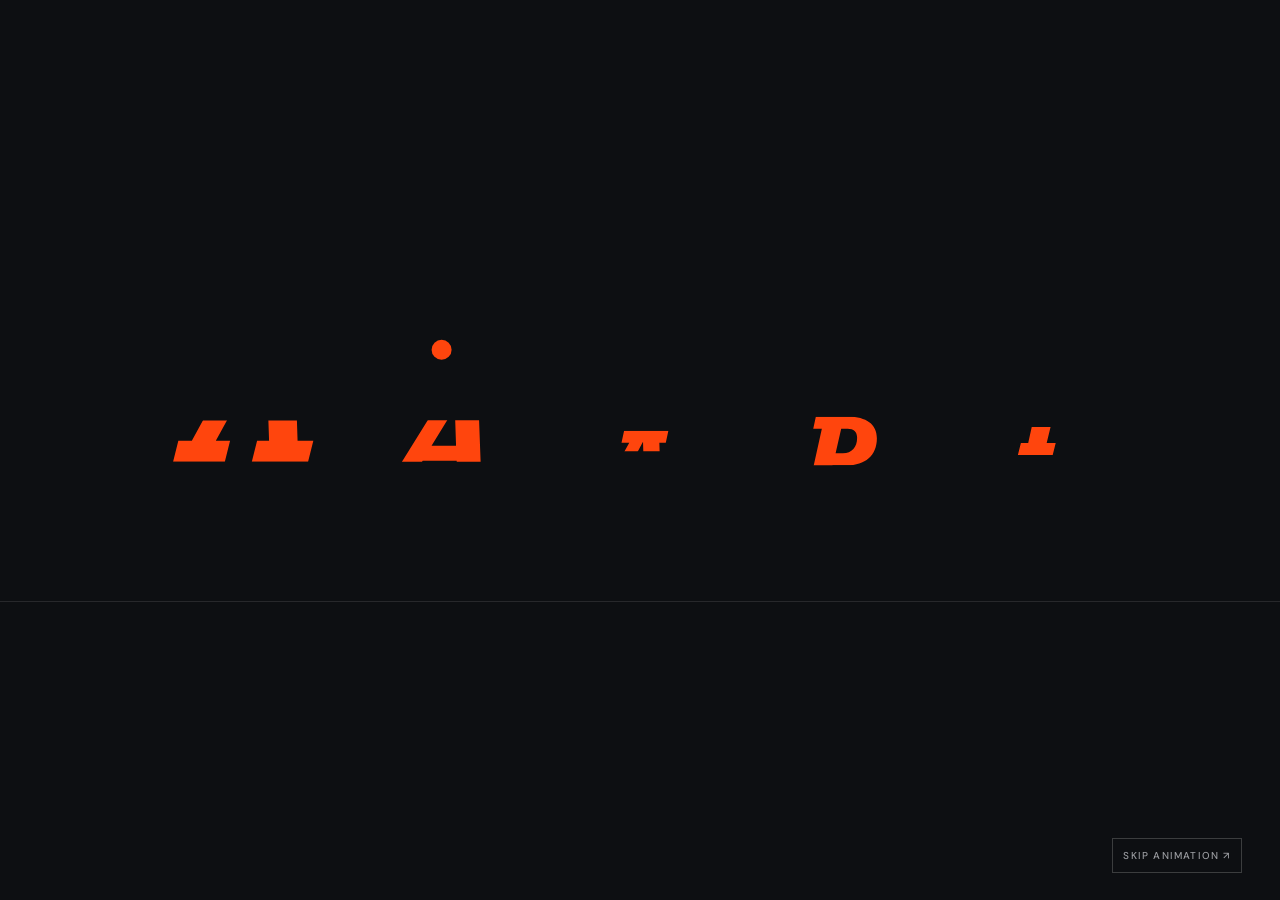
<file: index.html>
<!doctype html>
<html lang="en">
  <head>
    <meta charset="UTF-8" />
    <meta name="viewport" content="width=device-width, initial-scale=1" />
    <meta name="description" content="Aarya Parekh — Mechanical Engineering student building at the intersection of design, manufacturing, and technical problem-solving." />
    <meta name="theme-color" content="#111214" />
    <link rel="canonical" href="https://aaryaparekh.com/" />
    <meta property="og:title" content="Aarya Parekh — Mechanical Engineering" />
    <meta property="og:description" content="Design, manufacturing, and technical problem-solving." />
    <meta property="og:url" content="https://aaryaparekh.com/" />
    <meta property="og:type" content="website" />
    <title>Aarya Parekh — Mechanical Engineering</title>
    <link rel="preconnect" href="https://fonts.googleapis.com" />
    <link rel="preconnect" href="https://fonts.gstatic.com" crossorigin />
    <link href="https://fonts.googleapis.com/css2?family=DM+Sans:wght@400;500;600&family=Space+Grotesk:wght@500;600;700&display=swap" rel="stylesheet" />
    <link rel="icon" type="image/svg+xml" href="ap-logo.svg" />
    <style>
      :root { color-scheme: dark; --bg:#111214; --panel:#151619; --deep:#0d0f12; --hover:#1c1d20; --line:rgba(245,243,239,.11); --line2:rgba(245,243,239,.2); --text:#f5f3ef; --muted:#999b9f; --muted2:#62656b; --accent:#ff450d; --accent-hover:#ff6336; --display:"Space Grotesk",system-ui,sans-serif; --body:"DM Sans",system-ui,sans-serif; --fast:160ms; --base:220ms; --ease:cubic-bezier(.2,0,0,1); }
      *{box-sizing:border-box} html{min-height:100%;background:var(--bg)} body{min-height:100vh;margin:0;color:var(--text);background:var(--bg);font-family:var(--body);-webkit-font-smoothing:antialiased} a{color:inherit} ::selection{color:var(--text);background:rgba(255,69,13,.5)}
      .site{width:min(calc(100vw - 64px),1440px);min-height:min(820px,calc(100vh - 64px));margin:32px auto;overflow:hidden;border:1px solid var(--line2);background:var(--deep);animation:frame-in 360ms var(--ease) both}
      .topbar{display:grid;min-height:86px;grid-template-columns:minmax(240px,1fr) auto auto;align-items:stretch;border-bottom:1px solid var(--line)}
      .brand{display:flex;min-width:0;align-items:center;gap:16px;padding:20px 28px;text-decoration:none}.brand-logo{width:44px;height:auto;flex:0 0 auto}.brand-copy{display:grid;gap:3px}.brand-name,.brand-field,.nav-link,.kicker,.microcopy{font-size:.75rem;font-weight:600;letter-spacing:.13em;text-transform:uppercase}.brand-field{color:var(--muted);font-size:.66rem}
      .nav-link{position:relative;display:grid;min-width:150px;place-items:center;border-left:1px solid var(--line);color:var(--muted);text-decoration:none;transition:color var(--fast) var(--ease),background var(--fast) var(--ease)}.nav-link::after{position:absolute;right:20px;bottom:15px;left:20px;height:1px;background:var(--accent);content:"";transform:scaleX(0);transform-origin:left;transition:transform var(--base) var(--ease)}.nav-link:hover,.nav-link:focus-visible{color:var(--text);background:rgba(255,255,255,.018)}.nav-link:hover::after,.nav-link:focus-visible::after{transform:scaleX(1)}
      .upper{display:grid;min-height:430px;grid-template-columns:65% 35%;border-bottom:1px solid var(--line)}
      .hero{position:relative;display:grid;min-width:0;overflow:hidden;place-items:center;border-right:1px solid var(--line);background:radial-gradient(circle at 44% 54%,rgba(255,69,13,.13),transparent 42%),var(--deep);isolation:isolate}.hero-grid{position:absolute;inset:0;z-index:-1;opacity:.4;background-image:linear-gradient(var(--line) 1px,transparent 1px),linear-gradient(90deg,var(--line) 1px,transparent 1px);background-size:56px 56px;mask-image:radial-gradient(circle at center,black 10%,transparent 72%)}.hero::before,.hero::after{position:absolute;z-index:-1;content:"";background:rgba(245,243,239,.13)}.hero::before{top:50%;right:0;left:0;height:1px}.hero::after{top:0;bottom:0;left:50%;width:1px}.hero-logo{width:88%;height:auto;filter:drop-shadow(0 18px 38px rgba(255,69,13,.13));transform:translate3d(var(--logo-x,0),var(--logo-y,0),0) scale(1.05);animation:logo-reveal 720ms cubic-bezier(.16,1,.3,1) 100ms both;transition:transform 80ms linear}.hero-index,.hero-datum{position:absolute;color:var(--muted2);font:500 .68rem/1 var(--body);letter-spacing:.15em}.hero-index{top:24px;left:28px}.hero-datum{right:24px;bottom:20px;font-size:.66rem;letter-spacing:.12em}
      .identity{display:flex;min-width:0;flex-direction:column;justify-content:space-between;padding:32px;background:var(--panel)}.identity-mark{width:56px;color:var(--muted2)}.identity-content{max-width:31rem;animation:rise-in 520ms var(--ease) 160ms both}.kicker{margin:0 0 14px;color:var(--accent)}.identity h1{margin:0;font:600 clamp(2.15rem,3.5vw,3.7rem)/.95 var(--display);letter-spacing:-.055em}.discipline{margin:10px 0 0;color:var(--muted);font:500 .85rem/1.3 var(--display);letter-spacing:.08em;text-transform:uppercase}.identity-description{max-width:39ch;margin:28px 0 0;color:var(--muted);font-size:1rem;line-height:1.65}
      .lower{display:grid;min-height:260px;grid-template-columns:48% 17% 35%}.statement,.technical,.dashboard{min-width:0}.statement{display:flex;align-items:flex-end;padding:28px;overflow:hidden;background:#121315}.statement p{margin:0;font:700 clamp(3.2rem,5.45vw,6.1rem)/.81 var(--display);letter-spacing:-.075em;text-transform:uppercase;animation:rise-in 580ms var(--ease) 210ms both}.statement span{display:block}
      .technical{display:grid;place-items:center;border-left:1px solid var(--line);background:var(--panel)}.technical svg{width:min(46%,108px);color:var(--muted2);overflow:visible}.technical .diamond,.technical .ticks{transform-origin:center;transition:transform 260ms var(--ease),stroke var(--fast) var(--ease)}.technical:hover .diamond{stroke:var(--text);transform:rotate(45deg)}.technical:hover .ticks{stroke:var(--accent);transform:scale(1.08)}
      .dashboard{position:relative;display:flex;flex-direction:column;justify-content:space-between;padding:28px 30px;overflow:hidden;border-left:1px solid var(--line);background:var(--panel);text-decoration:none;transition:background var(--base) var(--ease)}.dashboard::after{position:absolute;right:0;bottom:0;left:0;height:3px;background:var(--accent);content:"";transform:scaleX(.08);transform-origin:left;transition:transform 300ms var(--ease)}.dashboard-meta{display:flex;justify-content:space-between;gap:16px}.microcopy,.copyright{color:var(--muted)}.copyright{font-size:.68rem;letter-spacing:.08em;white-space:nowrap}.dashboard-main{display:flex;align-items:flex-end;justify-content:space-between;gap:20px}.dashboard-label{font:600 clamp(2.1rem,3.6vw,4rem)/.9 var(--display);letter-spacing:-.055em;text-transform:uppercase;transition:color var(--fast) var(--ease),transform var(--base) var(--ease)}.dashboard-arrow{width:46px;height:46px;flex:0 0 auto;color:var(--accent);transition:transform var(--base) var(--ease)}.dashboard:hover,.dashboard:focus-visible{background:var(--hover)}.dashboard:hover::after,.dashboard:focus-visible::after{transform:scaleX(1)}.dashboard:hover .dashboard-label,.dashboard:focus-visible .dashboard-label{color:var(--accent-hover);transform:translateX(8px)}.dashboard:hover .dashboard-arrow,.dashboard:focus-visible .dashboard-arrow{transform:translateX(6px)}.dashboard:active .dashboard-label{transform:translateX(5px) scale(.99)}
      a:focus-visible{outline:3px solid var(--accent);outline-offset:-3px}.brand:focus-visible{outline-offset:-4px}
      @keyframes frame-in{from{opacity:0}to{opacity:1}}@keyframes logo-reveal{from{opacity:0;clip-path:inset(0 100% 0 0)}to{opacity:1;clip-path:inset(0)}}@keyframes rise-in{from{opacity:0;transform:translateY(12px)}to{opacity:1;transform:none}}
      @media(max-width:900px){.site{width:calc(100vw - 32px);margin:16px auto}.topbar{grid-template-columns:1fr auto auto;min-height:72px}.brand{padding:14px 18px}.brand-logo{width:38px}.brand-copy{display:none}.nav-link{min-width:118px;padding:0 16px}.upper{grid-template-columns:58% 42%;min-height:390px}.identity{padding:26px}.lower{min-height:240px;grid-template-columns:50% 16% 34%}.statement,.dashboard{padding:24px}}
      @media(max-width:680px),(max-height:600px) and (max-width:900px){.site{width:calc(100vw - 24px);margin:12px auto}.topbar{grid-template-columns:1fr auto auto}.nav-link{min-width:92px;padding:0 12px;font-size:.68rem}.upper{display:block;min-height:0}.hero{min-height:340px;border-right:0;border-bottom:1px solid var(--line)}.hero-logo{width:105%}.identity{min-height:330px}.identity-mark{width:44px}.lower{display:block;min-height:0}.statement{min-height:260px;border-bottom:1px solid var(--line)}.statement p{font-size:clamp(3rem,13.8vw,4.5rem)}.technical{display:none}.dashboard{min-height:230px;border-left:0}}
      @media(max-width:390px){.site{width:calc(100vw - 16px);margin:8px auto}.brand{padding-inline:12px}.brand-logo{width:34px}.nav-link{min-width:82px;padding-inline:8px;font-size:.62rem;letter-spacing:.1em}.hero{min-height:300px}.identity{min-height:310px;padding:24px}.statement{min-height:240px;padding:22px}.dashboard{min-height:210px;padding:24px}}
      @media(max-height:760px) and (min-width:901px){.site{margin-block:16px;min-height:calc(100vh - 32px)}.topbar{min-height:70px}.upper{min-height:360px}.lower{min-height:220px}}
      @media(prefers-reduced-motion:reduce){*,*::before,*::after{animation:none!important;transition:none!important;scroll-behavior:auto!important}.hero-logo{transform:none!important}}
      @media print{:root{color-scheme:light}body,.site,.hero,.identity,.statement,.technical,.dashboard{color:#111214;background:#fff}.site{border-color:#aaa;margin:0;width:100%}.nav-link,.technical{display:none}}
    </style>
    <link rel="stylesheet" href="motion.css" />
    <link rel="stylesheet" href="viewport.css" />
    <script src="pump.js?v=5" defer></script>
  </head>
  <body>
    <main class="site">
      <header class="topbar">
        <a class="brand" href="/" aria-label="Aarya Parekh home"><img class="brand-logo" src="ap-logo.svg" width="468" height="194" alt="A.P" /><span class="brand-copy"><span class="brand-name">Aarya Parekh</span><span class="brand-field">Mechanical Engineering</span></span></a>
        <a class="nav-link" href="https://dashboard.aaryaparekh.com">Dashboard</a>
        <a class="nav-link" href="https://www.linkedin.com/in/aarya-parag-parekh" target="_blank" rel="noopener noreferrer">LinkedIn</a>
      </header>
      <section class="upper" aria-label="Introduction">
        <div class="hero" id="hero" aria-hidden="true"><span class="hero-index">AP / 001</span><div class="hero-grid"></div><img class="hero-logo" id="hero-logo" src="ap-logo.svg" alt="" /><span class="hero-datum">DATUM · 25.2°</span></div>
        <article class="identity">
          <svg class="identity-mark" viewBox="0 0 80 80" fill="none" aria-hidden="true"><path d="M40 5v18M40 57v18M5 40h18M57 40h18" stroke="currentColor"/><circle cx="40" cy="40" r="12" stroke="currentColor"/><path d="m40 31 9 9-9 9-9-9 9-9Z" stroke="#ff450d"/></svg>
          <div class="identity-content"><p class="kicker">Aarya Parekh</p><h1>Mechanical<br />Engineering</h1><p class="discipline">Design · Manufacturing · Systems</p><p class="identity-description">Mechanical Engineering student building at the intersection of design, manufacturing, and technical problem-solving.</p></div>
        </article>
      </section>
      <section class="lower" aria-label="Discipline and LinkedIn">
        <div class="statement" aria-hidden="true"><p><span>Mechanical</span><span>Engineering</span></p></div>
        <div class="technical" aria-hidden="true"><svg viewBox="0 0 120 120" fill="none"><g class="ticks" stroke="currentColor"><path d="M60 4v24M60 92v24M4 60h24M92 60h24"/><path d="m19 19 13 13m56 56 13 13m0-82L88 32M32 88l-13 13" opacity=".55"/></g><circle cx="60" cy="60" r="30" stroke="currentColor" opacity=".35"/><rect class="diamond" x="46" y="46" width="28" height="28" stroke="currentColor"/><circle cx="60" cy="60" r="3.5" fill="#ff450d"/></svg></div>
        <a class="dashboard" href="https://www.linkedin.com/in/aarya-parag-parekh" target="_blank" rel="noopener noreferrer" aria-label="Open Aarya's LinkedIn profile"><span class="dashboard-meta"><span class="microcopy">Connect &amp; collaborate</span><span class="copyright">© 2026 Aarya Parekh</span></span><span class="dashboard-main"><span class="dashboard-label">LinkedIn</span><svg class="dashboard-arrow" viewBox="0 0 48 48" fill="none" aria-hidden="true"><path d="M7 24h32M28 13l11 11-11 11" stroke="currentColor" stroke-width="1.5"/></svg></span></a>
      </section>
    </main>
    <script>
      (()=>{const hero=document.getElementById("hero"),logo=document.getElementById("hero-logo");if(!hero||!logo||!matchMedia("(pointer: fine)").matches||matchMedia("(prefers-reduced-motion: reduce)").matches)return;let frame;hero.addEventListener("pointermove",event=>{cancelAnimationFrame(frame);frame=requestAnimationFrame(()=>{const box=hero.getBoundingClientRect(),x=((event.clientX-box.left)/box.width-.5)*5,y=((event.clientY-box.top)/box.height-.5)*5;logo.style.setProperty("--logo-x",`${x}px`);logo.style.setProperty("--logo-y",`${y}px`)})});hero.addEventListener("pointerleave",()=>{logo.style.setProperty("--logo-x","0px");logo.style.setProperty("--logo-y","0px")})})();
    </script>
  </body>
</html>
</file>
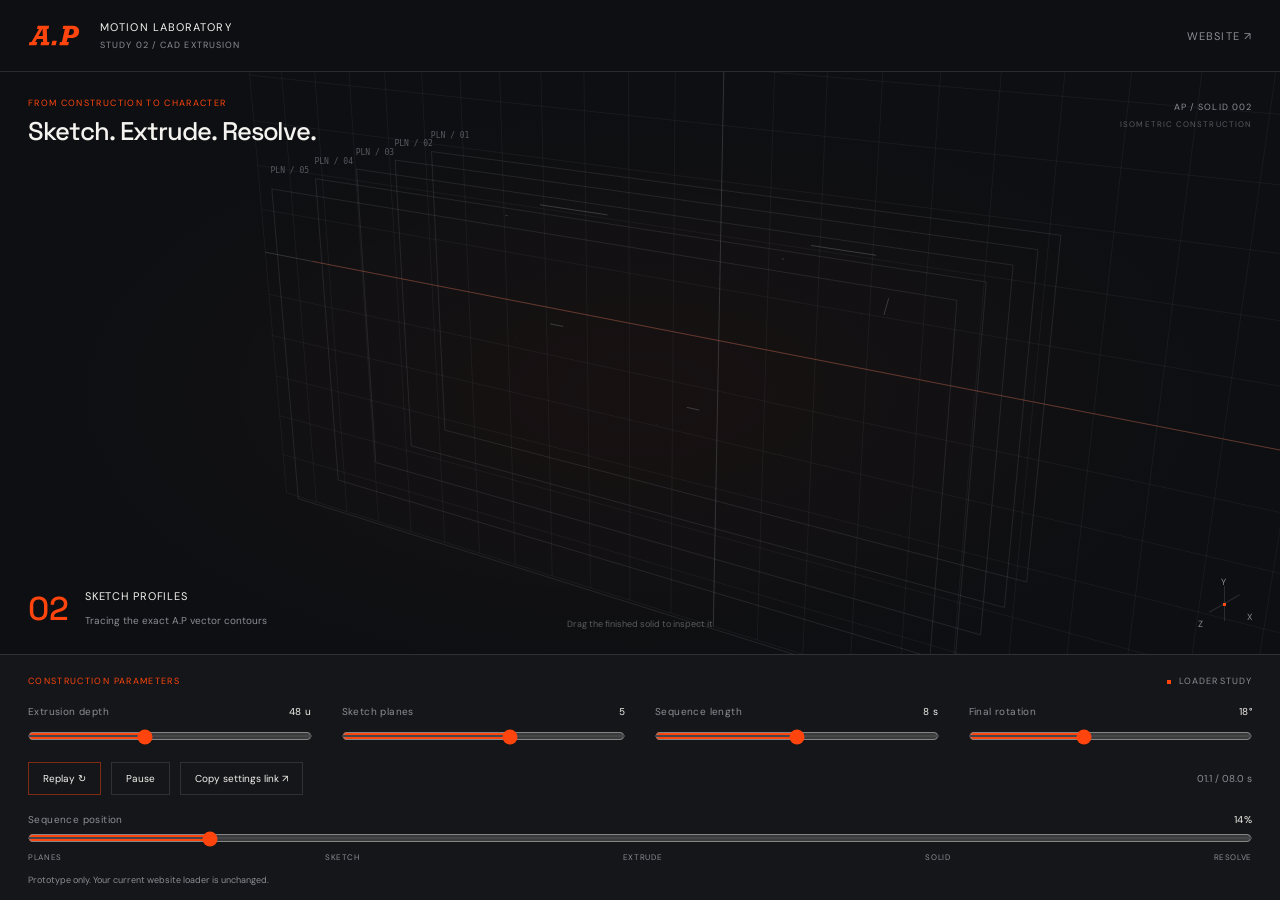
<file: loader.html>
<!doctype html>
<html lang="en">
<head>
  <meta charset="UTF-8" />
  <meta name="viewport" content="width=device-width, initial-scale=1" />
  <meta name="theme-color" content="#111214" />
  <title>A.P — CAD Loader Lab</title>
  <link rel="icon" href="ap-logo.svg" type="image/svg+xml" />
  <link rel="preconnect" href="https://fonts.googleapis.com" />
  <link rel="preconnect" href="https://fonts.gstatic.com" crossorigin />
  <link href="https://fonts.googleapis.com/css2?family=DM+Sans:wght@400;500;600&family=Space+Grotesk:wght@500;600;700&display=swap" rel="stylesheet" />
  <link rel="stylesheet" href="loader.css" />
  <script src="loader.js" defer></script>
</head>
<body>
  <main class="lab">
    <header class="lab-header">
      <a class="lab-brand" href="./"><img src="ap-logo.svg" alt="A.P" /><span>Motion laboratory <small>Study 02 / CAD extrusion</small></span></a>
      <a class="site-link" href="./">Website ↗</a>
    </header>
    <section class="stage" aria-labelledby="study-title">
      <div class="stage-heading"><p class="eyebrow">From construction to character</p><h1 id="study-title">Sketch. Extrude. Resolve.</h1></div>
      <canvas id="cad-stage" aria-label="Animated A.P logo: construction planes become a solid three-dimensional extrusion"></canvas>
      <div class="stage-corner">AP / SOLID 002 <span id="view-label">ISOMETRIC CONSTRUCTION</span></div>
      <div class="phase-readout"><span class="phase-index" id="phase-index">01</span><div><p id="phase-name">Reference planes</p><span id="phase-detail">Establishing the coordinate system</span></div></div>
      <div class="orientation" aria-hidden="true"><span class="axis-x">X</span><span class="axis-y">Y</span><span class="axis-z">Z</span><i></i></div>
      <p class="orbit-hint" id="orbit-hint">Drag the finished solid to inspect it</p>
    </section>
    <aside class="controls" aria-label="Animation settings">
      <div class="controls-title"><span class="eyebrow">Construction parameters</span><span class="live-dot">Loader study</span></div>
      <div class="parameters">
        <label for="depth">Extrusion depth <output id="depth-value" for="depth">48 u</output><input id="depth" aria-label="Extrusion depth" type="range" min="12" max="100" value="48" /></label>
        <label for="planes">Sketch planes <output id="planes-value" for="planes">5</output><input id="planes" aria-label="Sketch planes" type="range" min="2" max="7" value="5" /></label>
        <label for="duration">Sequence length <output id="duration-value" for="duration">8 s</output><input id="duration" aria-label="Sequence length" type="range" min="4" max="12" step="0.5" value="8" /></label>
        <label for="angle">Final rotation <output id="angle-value" for="angle">18°</output><input id="angle" aria-label="Final rotation" type="range" min="0" max="45" value="18" /></label>
      </div>
      <div class="transport"><button id="replay" type="button">Replay ↻</button><button id="pause" type="button">Pause</button><button id="copy" type="button">Copy settings link ↗</button><span id="time" class="time">00.0 / 08.0 s</span></div>
      <label class="timeline-label" for="timeline">Sequence position <output id="progress-value" for="timeline">0%</output></label>
      <input id="timeline" class="timeline" type="range" min="0" max="1000" value="0" aria-label="Scrub animation timeline" />
      <div class="timeline-stages" aria-hidden="true"><span>Planes</span><span>Sketch</span><span>Extrude</span><span>Solid</span><span>Resolve</span></div>
      <p class="note" id="lab-note" role="status">Prototype only. Your current website loader is unchanged.</p>
    </aside>
  </main>
</body>
</html>
</file>
<file: motion.css>
.site,.hero-logo,.identity-content,.statement p{animation:none}
.motion-stage{position:fixed;z-index:20;left:0;top:0;width:800px;height:331.624px;transform-origin:0 0;pointer-events:none;overflow:visible;background:transparent;will-change:transform,opacity}
.motion-stage svg{display:block;width:100%;height:100%;overflow:visible}
.motion-stage .leg-left{transform-box:view-box;transform-origin:142px 405px}
.motion-stage .leg-right{transform-box:view-box;transform-origin:236px 405px}
.motion-stage .shape{transform-box:fill-box;transform-origin:center}
.motion-stage .fighter-a,.motion-stage .fighter-p{transform-origin:center bottom}
.motion-skip,.motion-replay{border:1px solid var(--line2);background:var(--deep);color:var(--muted);font:500 10px var(--body);letter-spacing:.12em;text-transform:uppercase;cursor:pointer;padding:10px 12px}
.motion-skip{position:fixed;z-index:21;right:24px;bottom:24px}
.motion-replay{position:absolute;z-index:2;bottom:16px;left:24px;background:transparent}
.motion-skip:hover,.motion-replay:hover{color:var(--text);border-color:var(--accent)}
.motion-skip:focus-visible,.motion-replay:focus-visible{outline:2px solid var(--accent);outline-offset:3px}
.motion-replay[hidden],.motion-skip[hidden]{display:none}
@media(max-width:680px){.motion-replay{left:16px;font-size:9px}}
@media(prefers-reduced-motion:reduce){.motion-stage,.motion-skip,.motion-replay{display:none!important}}
</file>
<file: viewport.css>
/* One viewport, with every track allowed to shrink below its content size.
   Text scales against both dimensions of its own panel, not just screen width. */
html, body { width:100%; height:100%; min-height:0; overflow:hidden; }
body { height:100vh; height:100dvh; }
.site {
  display:grid; grid-template-rows:min(12dvh,96px) minmax(0,1.7fr) minmax(0,1fr);
  width:100%; height:100%; min-height:0; margin:0; border:0;
}
.topbar, .upper, .lower, .hero, .identity, .statement, .technical, .dashboard {
  min-width:0; min-height:0;
}
.topbar { grid-template-columns:minmax(0,1fr) minmax(0,14%) minmax(0,14%); }
.brand, .nav-link { min-width:0; padding:min(2vw,2dvh,28px) min(2vw,28px); }
.brand { gap:min(1.3vw,16px); }
.brand-logo { width:min(4vw,6dvh,56px); max-height:65%; }
.brand-name, .brand-field, .nav-link {
  font-size:min(.85vw,2dvh,16px); letter-spacing:.1em;
}
.brand-field { font-size:min(.72vw,1.6dvh,13px); }
.brand-copy { display:grid; }
.nav-link::after { left:12%; right:12%; bottom:16%; }
.upper { display:grid; grid-template-columns:minmax(0,65fr) minmax(0,35fr); }
.lower { display:grid; grid-template-columns:minmax(0,48fr) minmax(0,17fr) minmax(0,35fr); }
.hero, .identity, .statement, .technical, .dashboard { container-type:size; }
.hero { border-right:1px solid var(--line); border-bottom:0; }
.hero-logo {
  width:min(88cqi,185cqb); height:auto; max-width:90%; max-height:80%;
  object-fit:contain; transform:translate3d(var(--logo-x,0),var(--logo-y,0),0);
}
.hero-index, .hero-datum { font-size:min(1.4cqi,3cqb); }
.hero-index { left:4cqi; top:6cqb; }
.hero-datum { right:4cqi; bottom:6cqb; }
.hero-grid { background-size:min(8cqi,16cqb) min(8cqi,16cqb); }
.identity { padding:min(2.2vw,3dvh); gap:1.5dvh; }
.identity-mark { width:min(14cqi,12cqb); height:min(14cqi,12cqb); flex-shrink:0; }
.identity-content { max-width:none; min-width:0; }
.kicker { font-size:min(3cqi,4cqb); margin:0 0 3cqb; }
.identity h1 { font-size:min(12cqi,17cqb); line-height:.98; }
.discipline { font-size:min(3.2cqi,4cqb); margin:2cqb 0 0; line-height:1.4; letter-spacing:.06em; }
.identity-description { font-size:min(3.6cqi,4.6cqb); line-height:1.5; margin:5cqb 0 0; max-width:39ch; }
.statement { padding:min(2.2vw,3dvh); border-bottom:0; }
.statement p { font-size:min(16.5cqi,38cqb); line-height:.88; }
.technical { display:grid; }
.technical svg { width:min(46cqi,46cqb); height:min(46cqi,46cqb); }
.dashboard { padding:min(2.2vw,3dvh); border-left:1px solid var(--line); }
.dashboard-meta { flex-wrap:wrap; gap:2cqb 3cqi; }
.microcopy, .copyright { font-size:min(2.8cqi,5cqb); letter-spacing:.07em; }
.dashboard-main { gap:3cqi; align-items:center; }
.dashboard-label { font-size:min(12cqi,32cqb); }
.dashboard-arrow { width:min(12cqi,26cqb); height:min(12cqi,26cqb); }
.dashboard:hover .dashboard-label, .dashboard:focus-visible .dashboard-label { transform:translateX(1cqi); }
.dashboard:hover .dashboard-arrow, .dashboard:focus-visible .dashboard-arrow { transform:translateX(1cqi); }
.motion-replay { font-size:min(1.5cqi,3cqb); padding:2cqb 2cqi; bottom:4cqb; left:4cqi; }
.motion-skip { font-size:min(2vw,2dvh,10px); padding:min(2vw,10px); right:3vw; bottom:3dvh; }

/* Portrait composition uses the same complete content in vertically shared tracks. */
@media (max-aspect-ratio: 4/5) {
  .site { grid-template-rows:min(9dvh,80px) minmax(0,2.5fr) minmax(0,1fr); }
  .topbar { grid-template-columns:minmax(0,1fr) minmax(0,28%) minmax(0,28%); }
  .brand { padding:2vw 5vw; }
  .brand-logo { width:min(12vw,5dvh); max-height:75%; }
  .brand-copy { display:none; }
  .nav-link { font-size:min(2.5vw,2dvh); padding:2vw; }
  .upper { grid-template-columns:minmax(0,1fr); grid-template-rows:minmax(0,1fr) minmax(0,1.15fr); }
  .hero { border-right:0; border-bottom:1px solid var(--line); }
  .identity { padding:min(4vw,2dvh); flex-direction:row; gap:4vw; align-items:center; }
  .identity-mark { width:min(10cqi,16cqb); height:min(10cqi,16cqb); }
  .identity-content { flex:1; }
  .kicker { font-size:min(3cqi,4.5cqb); margin-bottom:3cqb; }
  .identity h1 { font-size:min(10cqi,17cqb); }
  .discipline { font-size:min(2.7cqi,4.1cqb); }
  .identity-description { font-size:min(3.2cqi,4.8cqb); margin-top:4cqb; }
  .lower { grid-template-columns:minmax(0,1fr); grid-template-rows:minmax(0,1fr) minmax(0,1fr); }
  .technical { display:none; }
  .statement { padding:min(3vw,1.5dvh); align-items:center; border-bottom:1px solid var(--line); }
  .statement p { font-size:min(12cqi,38cqb); }
  .dashboard { padding:min(3vw,1.5dvh); border-left:0; flex-direction:row; align-items:center; gap:3vw; }
  .dashboard-meta { flex:1; flex-direction:column; gap:5cqb; }
  .microcopy, .copyright { font-size:min(2.4cqi,11cqb); }
  .dashboard-main { flex:1.2; }
  .dashboard-label { font-size:min(7cqi,32cqb); }
  .dashboard-arrow { width:min(8cqi,30cqb); height:min(8cqi,30cqb); }
}

/* Intermediate/square windows keep the horizontal composition, with more copy room. */
@media (aspect-ratio > 4/5) and (aspect-ratio <= 6/5) {
  .upper { grid-template-columns:minmax(0,55fr) minmax(0,45fr); }
  .lower { grid-template-columns:minmax(0,55fr) minmax(0,45fr); }
  .technical { display:none; }
  .brand-copy { display:none; }
  .topbar { grid-template-columns:minmax(0,1fr) minmax(0,24%) minmax(0,24%); }
  .nav-link { font-size:min(1.8vw,2dvh); }
  .brand-logo { width:min(7vw,6dvh); }
}
@media print {
  html,body { height:auto; overflow:visible; }
  .site { height:100vh; }
}
</file>
<file: loader.css>
:root{color-scheme:dark;--bg:#111214;--deep:#0d0f12;--panel:#151619;--text:#f5f3ef;--muted:#8b8e94;--line:rgba(245,243,239,.12);--accent:#ff450d;--body:"DM Sans",system-ui,sans-serif;--display:"Space Grotesk",system-ui,sans-serif}
*{box-sizing:border-box}body{margin:0;background:var(--bg);color:var(--text);font-family:var(--body);-webkit-font-smoothing:antialiased}a{color:inherit;text-decoration:none}button,input{font:inherit}button,a,input{touch-action:manipulation}button:focus-visible,a:focus-visible,input:focus-visible{outline:2px solid var(--accent);outline-offset:5px}
.lab{height:100vh;height:100dvh;display:grid;grid-template-rows:72px minmax(220px,1fr) auto}.lab-header{display:flex;align-items:center;justify-content:space-between;border-bottom:1px solid var(--line);padding:0 28px;background:var(--deep)}.lab-brand{display:flex;align-items:center;gap:20px;font-size:11px;letter-spacing:.1em;text-transform:uppercase}.lab-brand img{width:52px;height:auto}.lab-brand small{display:block;color:var(--muted);font-size:9px;margin-top:5px}.site-link{font-size:11px;color:var(--muted);letter-spacing:.1em;text-transform:uppercase}
.stage{position:relative;min-height:0;overflow:hidden;background:radial-gradient(ellipse at 50% 55%,rgba(255,69,13,.045),transparent 65%),var(--deep)}canvas{display:block;width:100%;height:100%;touch-action:none;cursor:grab}canvas:active{cursor:grabbing}.stage-heading{position:absolute;left:28px;top:25px;pointer-events:none}.eyebrow{color:var(--accent);font-size:9px;letter-spacing:.15em;text-transform:uppercase;margin:0 0 8px}h1{font:500 clamp(18px,2vw,30px)/1.1 var(--display);letter-spacing:-.04em;margin:0}.stage-corner{position:absolute;right:28px;top:29px;font-size:9px;color:var(--muted);letter-spacing:.12em;text-align:right;pointer-events:none}.stage-corner span{display:block;font-size:8px;margin-top:6px;opacity:.6}.phase-readout{position:absolute;left:28px;bottom:24px;display:flex;align-items:center;gap:16px;pointer-events:none}.phase-index{font:500 33px var(--display);color:var(--accent)}.phase-readout p{font-size:11px;margin:0 0 5px;letter-spacing:.07em;text-transform:uppercase}.phase-readout div>span{font-size:10px;color:var(--muted)}.orbit-hint{position:absolute;bottom:24px;left:50%;transform:translateX(-50%);color:var(--muted);font-size:9px;opacity:.6;margin:0;white-space:nowrap;pointer-events:none}
.orientation{position:absolute;right:28px;bottom:24px;width:54px;height:54px;color:var(--muted);font:9px var(--body);pointer-events:none}.orientation i{position:absolute;top:27px;left:25px;width:3px;height:3px;background:var(--accent)}.orientation:before,.orientation:after{content:"";position:absolute;left:26px;top:10px;height:35px;width:1px;background:var(--line)}.orientation:after{transform:rotate(60deg)}.axis-y{position:absolute;top:0;left:23px}.axis-x{position:absolute;bottom:7px;right:0}.axis-z{position:absolute;bottom:0;left:0}
.controls{padding:20px 28px 13px;border-top:1px solid var(--line);background:var(--panel)}.controls-title{display:flex;justify-content:space-between;align-items:center;margin-bottom:18px}.controls-title .eyebrow{margin:0}.live-dot{font-size:9px;color:var(--muted);text-transform:uppercase;letter-spacing:.1em}.live-dot:before{content:"";display:inline-block;width:4px;height:4px;background:var(--accent);margin-right:8px}.parameters{display:grid;grid-template-columns:repeat(4,minmax(0,1fr));gap:30px}.parameters label,.timeline-label{font-size:10px;color:var(--muted);letter-spacing:.04em}.parameters output,.timeline-label output{float:right;color:var(--text);font-variant-numeric:tabular-nums}input[type=range]{display:block;width:100%;height:16px;margin:10px 0 0;accent-color:var(--accent);cursor:pointer}input[type=range]::-webkit-slider-runnable-track{height:2px;background:#45464b}input[type=range]::-webkit-slider-thumb{appearance:auto;margin-top:-6px}.transport{display:flex;align-items:center;gap:10px;margin:18px 0}button{background:transparent;border:1px solid var(--line);color:var(--text);font-size:10px;padding:9px 14px;cursor:pointer;transition:border-color 150ms,color 150ms}button:hover{border-color:var(--accent);color:var(--accent)}#replay{border-color:rgba(255,69,13,.45)}.time{margin-left:auto;color:var(--muted);font-size:10px;font-variant-numeric:tabular-nums}.timeline-label{display:block}.timeline{margin-top:4px!important}.timeline-stages{display:flex;justify-content:space-between;margin-top:6px;color:var(--muted);font-size:8px;letter-spacing:.08em;text-transform:uppercase}.note{font-size:9px;color:var(--muted);margin:12px 0 0;line-height:1.4}
@media(max-width:620px){.lab{grid-template-rows:62px minmax(270px,1fr) auto;min-height:760px}.lab-header{padding:0 18px}.lab-brand{gap:12px;font-size:9px}.lab-brand img{width:42px}.lab-brand small{font-size:8px}.site-link{font-size:9px}.stage-heading{left:18px;top:20px}.stage-corner{right:18px;top:22px;font-size:7px}.stage-corner span{font-size:6px}h1{font-size:18px}.eyebrow{font-size:7px}.phase-readout{left:18px;bottom:18px;gap:10px}.phase-index{font-size:25px}.phase-readout p{font-size:9px}.phase-readout div>span{font-size:8px}.orientation{right:15px;bottom:16px}.orbit-hint{bottom:65px;font-size:8px}.controls{padding:18px}.parameters{grid-template-columns:repeat(2,minmax(0,1fr));gap:18px 24px}.transport{flex-wrap:wrap;gap:8px;margin:18px 0 14px}button{padding:9px 10px;font-size:9px}.time{font-size:9px}.controls-title{margin-bottom:16px}}
@media(max-height:650px) and (min-width:621px){.lab{min-height:570px;grid-template-rows:56px minmax(260px,1fr) auto}.controls{padding-top:12px}.controls-title{margin-bottom:10px}.transport{margin:10px 0}.stage-heading{top:16px}.stage-corner{top:20px}.orbit-hint{display:none}}
</file>
